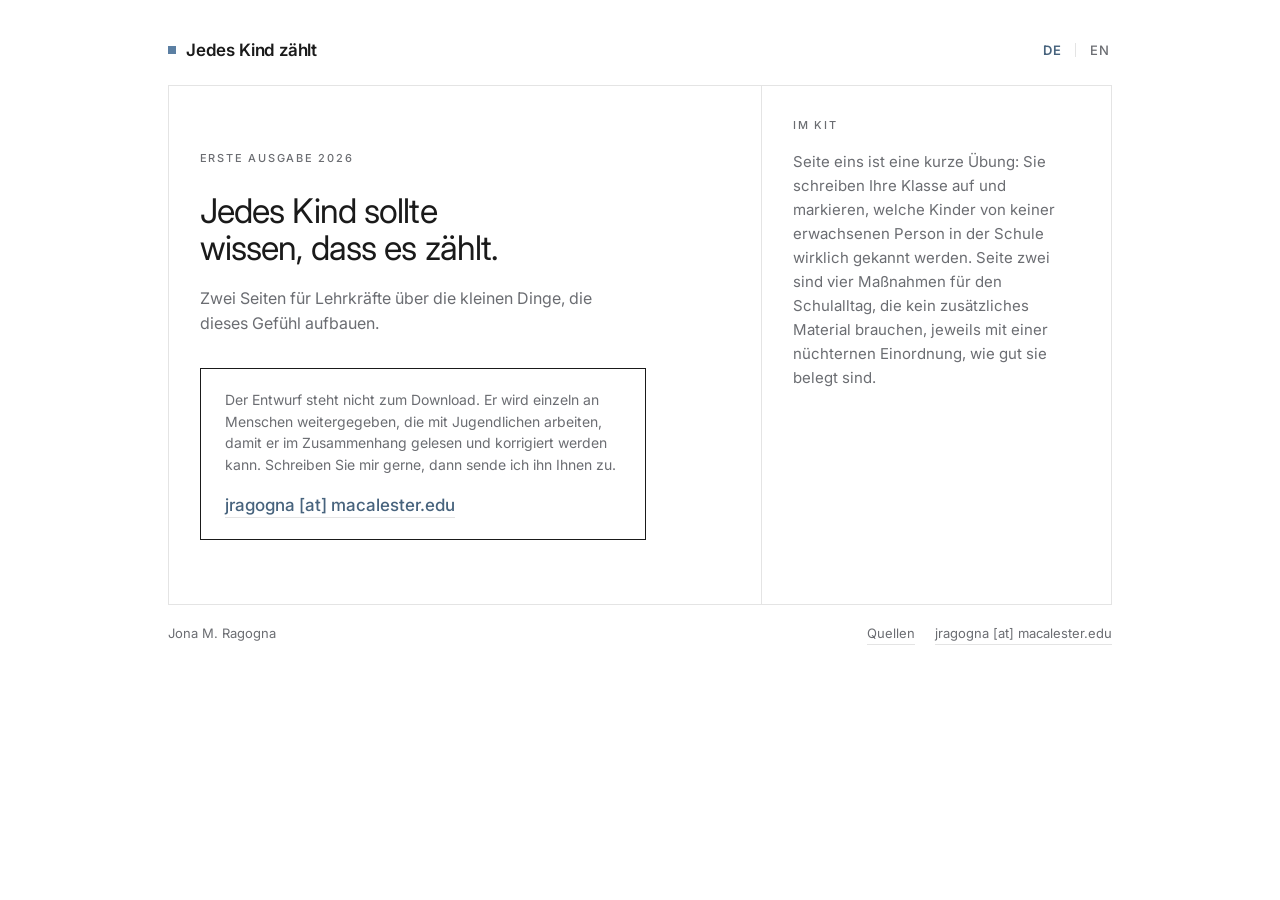
<file: index.html>
<!DOCTYPE html>
<html lang="de">
<head>
<meta charset="UTF-8">
<meta name="viewport" content="width=device-width, initial-scale=1">

<title>Jedes Kind zählt</title>
<meta name="robots" content="noindex, nofollow">
<meta name="description" content="Zwei Seiten für Lehrkräfte über die kleinen Dinge, die Kindern das Gefühl geben, dass sie zählen. Ein Entwurf, auf Anfrage erhältlich.">

<meta property="og:type" content="website">
<meta property="og:title" content="Jedes Kind zählt">
<meta property="og:description" content="Zwei Seiten für Lehrkräfte. Ein Entwurf, auf Anfrage erhältlich.">
<meta name="twitter:card" content="summary">

<link rel="icon" href="data:image/svg+xml,<svg xmlns='http://www.w3.org/2000/svg' viewBox='0 0 32 32'><rect width='32' height='32' fill='%23ffffff'/><rect x='10' y='10' width='12' height='12' fill='%235b7fa3'/></svg>">

<link rel="preconnect" href="https://fonts.googleapis.com">
<link rel="preconnect" href="https://fonts.gstatic.com" crossorigin>
<link href="https://fonts.googleapis.com/css2?family=Inter:wght@400;500;600&display=swap" rel="stylesheet">

<link rel="stylesheet" href="style.css">
</head>
<body>

<div class="page">

  <header class="masthead">
    <a class="wordmark" href="index.html">
      <span class="glyph" aria-hidden="true"></span>
      <span data-en="The Mattering Kit" data-de="Jedes Kind zählt">Jedes Kind zählt</span>
    </a>

    <div class="langswitch" role="group" data-en-label="Language" data-de-label="Sprache" aria-label="Sprache">
      <button type="button" data-lang-btn="de" aria-pressed="true">DE</button>
      <span class="langswitch-sep" aria-hidden="true"></span>
      <button type="button" data-lang-btn="en" aria-pressed="false">EN</button>
    </div>
  </header>

  <main class="bento">

    <section class="tile tile--hero" aria-labelledby="hero-title">
      <p class="label" data-en="FIRST EDITION 2026" data-de="ERSTE AUSGABE 2026">ERSTE AUSGABE 2026</p>

      <h1 class="hero-title" id="hero-title" data-en="Every child should know they matter." data-de="Jedes Kind sollte wissen, dass es zählt.">Jedes Kind sollte wissen, dass es zählt.</h1>

      <p class="hero-sub" data-en="Two pages for teachers on the small things that build that feeling." data-de="Zwei Seiten für Lehrkräfte über die kleinen Dinge, die dieses Gefühl aufbauen.">Zwei Seiten für Lehrkräfte über die kleinen Dinge, die dieses Gefühl aufbauen.</p>

      <div class="request">
        <p class="request-note" data-en="The draft is not published for download. It goes out individually to people who work with young people, so that it can be read in context and corrected. Write to me and I will send it over." data-de="Der Entwurf steht nicht zum Download. Er wird einzeln an Menschen weitergegeben, die mit Jugendlichen arbeiten, damit er im Zusammenhang gelesen und korrigiert werden kann. Schreiben Sie mir gerne, dann sende ich ihn Ihnen zu.">Der Entwurf steht nicht zum Download. Er wird einzeln an Menschen weitergegeben, die mit Jugendlichen arbeiten, damit er im Zusammenhang gelesen und korrigiert werden kann. Schreiben Sie mir gerne, dann sende ich ihn Ihnen zu.</p>
        <p class="request-mail"><a href="#" data-mail>jragogna [at] macalester.edu</a></p>
      </div>
    </section>

    <section class="tile tile--inside" aria-labelledby="inside-label">
      <p class="label" id="inside-label" data-en="INSIDE" data-de="IM KIT">IM KIT</p>
      <p class="inside-body" data-en="Page one is a short exercise: you write out your class and mark which children no adult in the school really knows. Page two is four practices for the school day that need no extra materials, each with a plain note on how well it is supported." data-de="Seite eins ist eine kurze Übung: Sie schreiben Ihre Klasse auf und markieren, welche Kinder von keiner erwachsenen Person in der Schule wirklich gekannt werden. Seite zwei sind vier Maßnahmen für den Schulalltag, die kein zusätzliches Material brauchen, jeweils mit einer nüchternen Einordnung, wie gut sie belegt sind.">Seite eins ist eine kurze Übung: Sie schreiben Ihre Klasse auf und markieren, welche Kinder von keiner erwachsenen Person in der Schule wirklich gekannt werden. Seite zwei sind vier Maßnahmen für den Schulalltag, die kein zusätzliches Material brauchen, jeweils mit einer nüchternen Einordnung, wie gut sie belegt sind.</p>
    </section>

  </main>

  <footer class="colophon">
    <p>Jona M. Ragogna</p>
    <p class="colophon-meta">
      <a href="quellen.html" data-en="Sources" data-de="Quellen">Quellen</a>
      <a href="#" data-mail>jragogna [at] macalester.edu</a>
    </p>
  </footer>

</div>

<script>
(function () {
  var root = document.documentElement;

  var textNodes  = document.querySelectorAll('[data-en]');
  var labelNodes = document.querySelectorAll('[data-en-label]');
  var langBtns   = document.querySelectorAll('[data-lang-btn]');

  // The address is assembled at runtime, so it is not sitting in the
  // page source as a harvestable mailto:. The visible text stays as
  // written either way, and the link still works on click.
  var user = 'jragogna', host = 'macalester.edu';
  document.querySelectorAll('[data-mail]').forEach(function (a) {
    a.setAttribute('href', 'mailto:' + user + '@' + host);
  });

  function setLang(lang) {
    root.setAttribute('lang', lang);

    textNodes.forEach(function (n) {
      var v = n.getAttribute('data-' + lang);
      if (v !== null) { n.textContent = v; }
    });

    labelNodes.forEach(function (n) {
      var v = n.getAttribute('data-' + lang + '-label');
      if (v) { n.setAttribute('aria-label', v); }
    });

    langBtns.forEach(function (b) {
      var on = b.getAttribute('data-lang-btn') === lang;
      b.classList.toggle('is-active', on);
      b.setAttribute('aria-pressed', on ? 'true' : 'false');
    });

    try { localStorage.setItem('kit-lang', lang); } catch (e) {}
  }

  langBtns.forEach(function (b) {
    b.addEventListener('click', function () {
      setLang(b.getAttribute('data-lang-btn'));
    });
  });

  var saved = null;
  try { saved = localStorage.getItem('kit-lang'); } catch (e) {}
  setLang(saved === 'en' ? 'en' : 'de');
})();
</script>

</body>
</html>
</file>
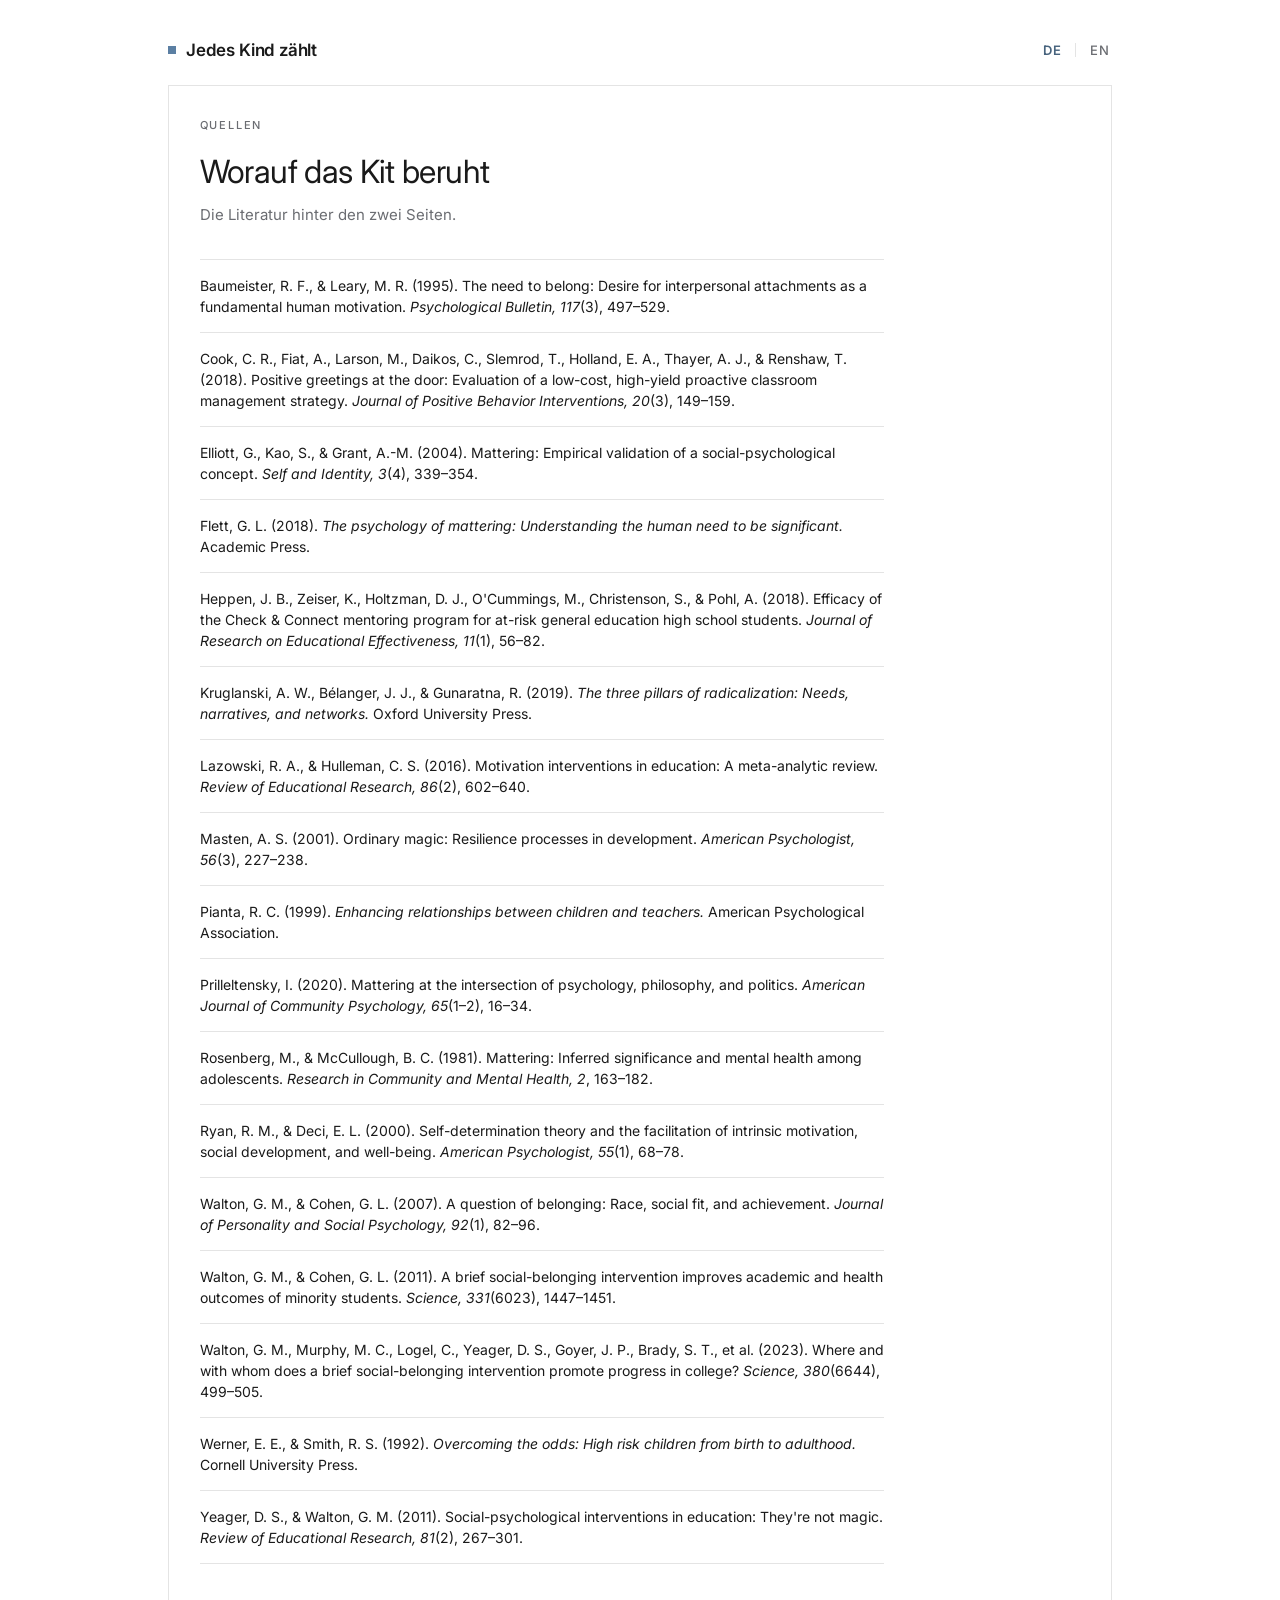
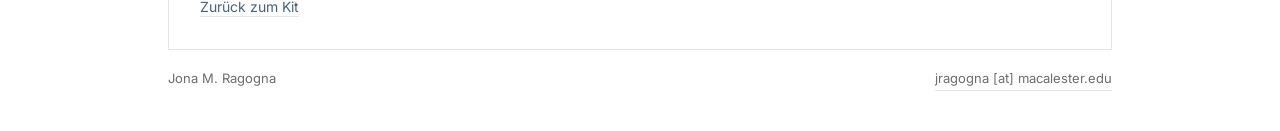
<file: quellen.html>
<!DOCTYPE html>
<html lang="de">
<head>
<meta charset="UTF-8">
<meta name="viewport" content="width=device-width, initial-scale=1">

<title>Quellen — Jedes Kind zählt</title>
<meta name="description" content="Die Literatur, auf der das Kit beruht.">
<meta name="robots" content="noindex, nofollow">

<link rel="icon" href="data:image/svg+xml,<svg xmlns='http://www.w3.org/2000/svg' viewBox='0 0 32 32'><rect width='32' height='32' fill='%23ffffff'/><rect x='10' y='10' width='12' height='12' fill='%235b7fa3'/></svg>">

<link rel="preconnect" href="https://fonts.googleapis.com">
<link rel="preconnect" href="https://fonts.gstatic.com" crossorigin>
<link href="https://fonts.googleapis.com/css2?family=Inter:wght@400;500;600&display=swap" rel="stylesheet">

<link rel="stylesheet" href="style.css">
</head>
<body>

<div class="page">

  <header class="masthead">
    <a class="wordmark" href="index.html">
      <span class="glyph" aria-hidden="true"></span>
      <span data-en="The Mattering Kit" data-de="Jedes Kind zählt">Jedes Kind zählt</span>
    </a>

    <div class="langswitch" role="group" data-en-label="Language" data-de-label="Sprache" aria-label="Sprache">
      <button type="button" data-lang-btn="de" aria-pressed="true">DE</button>
      <span class="langswitch-sep" aria-hidden="true"></span>
      <button type="button" data-lang-btn="en" aria-pressed="false">EN</button>
    </div>
  </header>

  <main class="bento">

    <section class="tile tile--sources" aria-labelledby="src-title">
      <p class="label" data-en="SOURCES" data-de="QUELLEN">QUELLEN</p>
      <h1 class="sources-title" id="src-title" data-en="What the kit draws on" data-de="Worauf das Kit beruht">Worauf das Kit beruht</h1>
      <p class="sources-intro" data-en="The literature behind the two pages." data-de="Die Literatur hinter den zwei Seiten.">Die Literatur hinter den zwei Seiten.</p>

      <ol class="reflist">
        <li>Baumeister, R. F., &amp; Leary, M. R. (1995). The need to belong: Desire for interpersonal attachments as a fundamental human motivation. <i>Psychological Bulletin, 117</i>(3), 497–529.</li>

        <li>Cook, C. R., Fiat, A., Larson, M., Daikos, C., Slemrod, T., Holland, E. A., Thayer, A. J., &amp; Renshaw, T. (2018). Positive greetings at the door: Evaluation of a low-cost, high-yield proactive classroom management strategy. <i>Journal of Positive Behavior Interventions, 20</i>(3), 149–159.</li>

        <li>Elliott, G., Kao, S., &amp; Grant, A.-M. (2004). Mattering: Empirical validation of a social-psychological concept. <i>Self and Identity, 3</i>(4), 339–354.</li>

        <li>Flett, G. L. (2018). <i>The psychology of mattering: Understanding the human need to be significant.</i> Academic Press.</li>

        <li>Heppen, J. B., Zeiser, K., Holtzman, D. J., O'Cummings, M., Christenson, S., &amp; Pohl, A. (2018). Efficacy of the Check &amp; Connect mentoring program for at-risk general education high school students. <i>Journal of Research on Educational Effectiveness, 11</i>(1), 56–82.</li>

        <li>Kruglanski, A. W., Bélanger, J. J., &amp; Gunaratna, R. (2019). <i>The three pillars of radicalization: Needs, narratives, and networks.</i> Oxford University Press.</li>

        <li>Lazowski, R. A., &amp; Hulleman, C. S. (2016). Motivation interventions in education: A meta-analytic review. <i>Review of Educational Research, 86</i>(2), 602–640.</li>

        <li>Masten, A. S. (2001). Ordinary magic: Resilience processes in development. <i>American Psychologist, 56</i>(3), 227–238.</li>

        <li>Pianta, R. C. (1999). <i>Enhancing relationships between children and teachers.</i> American Psychological Association.</li>

        <li>Prilleltensky, I. (2020). Mattering at the intersection of psychology, philosophy, and politics. <i>American Journal of Community Psychology, 65</i>(1–2), 16–34.</li>

        <li>Rosenberg, M., &amp; McCullough, B. C. (1981). Mattering: Inferred significance and mental health among adolescents. <i>Research in Community and Mental Health, 2</i>, 163–182.</li>

        <li>Ryan, R. M., &amp; Deci, E. L. (2000). Self-determination theory and the facilitation of intrinsic motivation, social development, and well-being. <i>American Psychologist, 55</i>(1), 68–78.</li>

        <li>Walton, G. M., &amp; Cohen, G. L. (2007). A question of belonging: Race, social fit, and achievement. <i>Journal of Personality and Social Psychology, 92</i>(1), 82–96.</li>

        <li>Walton, G. M., &amp; Cohen, G. L. (2011). A brief social-belonging intervention improves academic and health outcomes of minority students. <i>Science, 331</i>(6023), 1447–1451.</li>

        <li>Walton, G. M., Murphy, M. C., Logel, C., Yeager, D. S., Goyer, J. P., Brady, S. T., et al. (2023). Where and with whom does a brief social-belonging intervention promote progress in college? <i>Science, 380</i>(6644), 499–505.</li>

        <li>Werner, E. E., &amp; Smith, R. S. (1992). <i>Overcoming the odds: High risk children from birth to adulthood.</i> Cornell University Press.</li>

        <li>Yeager, D. S., &amp; Walton, G. M. (2011). Social-psychological interventions in education: They're not magic. <i>Review of Educational Research, 81</i>(2), 267–301.</li>
      </ol>

      <p class="backlink">
        <a href="index.html" data-en="Back to the kit" data-de="Zurück zum Kit">Zurück zum Kit</a>
      </p>
    </section>

  </main>

  <footer class="colophon">
    <p>Jona M. Ragogna</p>
    <p class="colophon-meta">
      <a href="#" data-mail>jragogna [at] macalester.edu</a>
    </p>
  </footer>

</div>

<script>
(function () {
  var root = document.documentElement;

  var textNodes  = document.querySelectorAll('[data-en]');
  var hrefNodes  = document.querySelectorAll('[data-en-href]');
  var labelNodes = document.querySelectorAll('[data-en-label]');
  var langBtns   = document.querySelectorAll('[data-lang-btn]');

  var user = 'jragogna', host = 'macalester.edu';
  document.querySelectorAll('[data-mail]').forEach(function (a) {
    a.setAttribute('href', 'mailto:' + user + '@' + host);
  });

  function setLang(lang) {
    root.setAttribute('lang', lang);

    textNodes.forEach(function (n) {
      var v = n.getAttribute('data-' + lang);
      if (v !== null) { n.textContent = v; }
    });

    hrefNodes.forEach(function (n) {
      var v = n.getAttribute('data-' + lang + '-href');
      if (v) { n.setAttribute('href', v); }
    });

    labelNodes.forEach(function (n) {
      var v = n.getAttribute('data-' + lang + '-label');
      if (v) { n.setAttribute('aria-label', v); }
    });

    langBtns.forEach(function (b) {
      var on = b.getAttribute('data-lang-btn') === lang;
      b.classList.toggle('is-active', on);
      b.setAttribute('aria-pressed', on ? 'true' : 'false');
    });

    try { localStorage.setItem('kit-lang', lang); } catch (e) {}
  }

  langBtns.forEach(function (b) {
    b.addEventListener('click', function () {
      setLang(b.getAttribute('data-lang-btn'));
    });
  });

  // Carry the choice across the two pages.
  var saved = null;
  try { saved = localStorage.getItem('kit-lang'); } catch (e) {}
  setLang(saved === 'en' ? 'en' : 'de');
})();
</script>

</body>
</html>
</file>
<file: style.css>
/* =========================================================
   Jedes Kind zählt / The Mattering Kit
   Two pages. White ground, one hairline weight, square corners.
   ========================================================= */

/* ---------- Reset ---------- */
*, *::before, *::after { box-sizing: border-box; }
html, body { margin: 0; padding: 0; }
h1, p, ol { margin: 0; }
ol { padding: 0; list-style: none; }
a { color: inherit; text-decoration: none; }
button {
  font: inherit;
  color: inherit;
  background: none;
  border: 0;
  padding: 0;
  cursor: pointer;
}

/* ---------- Tokens ---------- */
:root {
  --white:     #ffffff;
  --ink:       #1a1a1a;
  --ink-soft:  #6b6d72;   /* 5.17:1 on white */
  --hairline:  #e4e4e4;

  --blue:      #5b7fa3;   /* marks and borders, non-text only */
  --blue-text: #47637d;   /* 6.27:1 on white — all blue text */
  --blue-dark: #354c61;   /* button hover */

  --pad:       clamp(1.75rem, 2.4vw, 2.5rem);
}

/* ---------- Base ---------- */
body {
  background: var(--white);
  color: var(--ink);
  font-family: 'Inter', system-ui, -apple-system, 'Segoe UI', sans-serif;
  font-size: 1rem;
  line-height: 1.6;
  -webkit-font-smoothing: antialiased;
  -moz-osx-font-smoothing: grayscale;
}

.page {
  max-width: 64rem;
  margin: 0 auto;
  padding: 1.5rem 1.25rem 2rem;
}

:focus-visible {
  outline: 2px solid var(--blue-text);
  outline-offset: 3px;
}

/* ---------- Masthead ---------- */
.masthead {
  display: flex;
  align-items: center;
  justify-content: space-between;
  gap: 1rem;
  padding-bottom: 1.25rem;
}

.wordmark {
  display: inline-flex;
  align-items: center;
  gap: 0.625rem;
  font-size: 1.0625rem;
  font-weight: 600;
  letter-spacing: -0.011em;
}

.glyph {
  width: 8px;
  height: 8px;
  background: var(--blue);
  flex: 0 0 auto;
}

.langswitch {
  display: inline-flex;
  align-items: center;
  gap: 0.75rem;
}
.langswitch button {
  font-size: 0.8125rem;
  font-weight: 500;
  letter-spacing: 0.06em;
  color: var(--ink-soft);
  padding: 0.25rem 0.125rem;
  transition: color 0.15s ease;
}
.langswitch button:hover { color: var(--ink); }
.langswitch button.is-active {
  color: var(--blue-text);
  font-weight: 600;
}
.langswitch-sep {
  width: 1px;
  height: 0.875rem;
  background: var(--hairline);
}

/* =========================================================
   The tray
   The container paints the hairlines, the tiles sit on top
   in white, and the 1px gap lets the line show through.
   ========================================================= */
.bento {
  display: grid;
  gap: 1px;
  background: var(--hairline);
  border: 1px solid var(--hairline);
  grid-template-columns: 1fr;
}

.tile {
  background: var(--white);
  padding: var(--pad);
  display: flex;
  flex-direction: column;
  min-width: 0;
}

.label {
  font-size: 0.6875rem;
  font-weight: 500;
  letter-spacing: 0.16em;
  text-transform: uppercase;
  color: var(--ink-soft);
}

/* ---------- Hero ---------- */
.tile--hero {
  justify-content: center;
  container-type: inline-size;
  padding-top: clamp(2.5rem, 5vw, 4.5rem);
  padding-bottom: clamp(2.5rem, 5vw, 4.5rem);
}

.hero-title {
  margin-top: 1.5rem;
  font-size: clamp(2rem, 4.5vw, 3.125rem);
  font-weight: 400;
  line-height: 1.1;
  letter-spacing: -0.026em;
  text-wrap: balance;
  max-width: 18ch;
}

@supports (font-size: 1cqi) {
  .hero-title { font-size: clamp(2rem, 6.4cqi, 3.125rem); }
}

.hero-sub {
  margin-top: 1.25rem;
  max-width: 42ch;
  font-size: clamp(1rem, 1.15vw, 1.0625rem);
  color: var(--ink-soft);
  line-height: 1.55;
}

/* The one emphasised element. Outlined, not filled: a filled
   button promises a download, and there is no download. */
.request {
  align-self: flex-start;
  max-width: 100%;
  margin-top: 2rem;
  border: 1px solid var(--ink);
  padding: 1.25rem 1.5rem;
}

.request-note {
  max-width: 44ch;
  font-size: 0.875rem;
  line-height: 1.55;
  color: var(--ink-soft);
}

.request-mail {
  margin-top: 1rem;
  font-size: 1.0625rem;
  font-weight: 500;
}
.request-mail a {
  color: var(--blue-text);
  border-bottom: 1px solid var(--hairline);
  padding-bottom: 2px;
  transition: border-color 0.15s ease;
  overflow-wrap: anywhere;
}
.request-mail a:hover { border-color: var(--blue); }

/* ---------- Inside ---------- */
.inside-body {
  margin-top: 1rem;
  max-width: 58ch;
  font-size: 0.9375rem;
  line-height: 1.6;
  color: var(--ink-soft);
}

/* ---------- Sources ---------- */
.sources-title {
  margin-top: 1.25rem;
  font-size: clamp(1.5rem, 3vw, 2rem);
  font-weight: 400;
  line-height: 1.15;
  letter-spacing: -0.02em;
}

.sources-intro {
  margin-top: 0.75rem;
  font-size: 0.9375rem;
  color: var(--ink-soft);
}

.reflist {
  margin-top: 2rem;
  display: flex;
  flex-direction: column;
  font-size: 0.875rem;
  line-height: 1.5;
}
.reflist li {
  padding: 0.9375rem 0;
  border-top: 1px solid var(--hairline);
  max-width: 76ch;
}
.reflist li:last-child { border-bottom: 1px solid var(--hairline); }
.reflist i { font-style: italic; }

.backlink {
  margin-top: 2rem;
  font-size: 0.875rem;
}
.backlink a {
  color: var(--blue-text);
  border-bottom: 1px solid var(--hairline);
  padding-bottom: 1px;
  transition: border-color 0.15s ease;
}
.backlink a:hover { border-color: var(--blue); }

/* ---------- Colophon ---------- */
.colophon {
  display: flex;
  flex-wrap: wrap;
  align-items: baseline;
  justify-content: space-between;
  gap: 0.5rem 1.5rem;
  padding-top: 1.125rem;
  font-size: 0.8125rem;
  color: var(--ink-soft);
}
.colophon-meta {
  display: inline-flex;
  flex-wrap: wrap;
  align-items: baseline;
  gap: 1.25rem;
}
.colophon a {
  border-bottom: 1px solid var(--hairline);
  padding-bottom: 1px;
  transition: color 0.15s ease, border-color 0.15s ease;
}
.colophon a:hover {
  color: var(--ink);
  border-color: var(--blue);
}

/* =========================================================
   Wider: hero and the inside note share a row
   ========================================================= */
@media (min-width: 48rem) {
  .page { padding: 2rem 2rem 2.25rem; }

  .bento { grid-template-columns: 1.7fr 1fr; }
  .tile--sources { grid-column: 1 / -1; }
}

@media (min-width: 64rem) {
  .page { padding: 2.25rem 2.5rem 2.5rem; }
}

/* =========================================================
   Motion
   ========================================================= */
@media (prefers-reduced-motion: reduce) {
  *, *::before, *::after {
    transition-duration: 0.01ms !important;
    animation-duration: 0.01ms !important;
  }
}

/* ---------- Print ---------- */
@media print {
  .langswitch { display: none; }
  .bento { background: none; border: 0; gap: 0; display: block; }
  .tile { border-bottom: 1px solid #ccc; padding: 1rem 0; }
}
</file>
